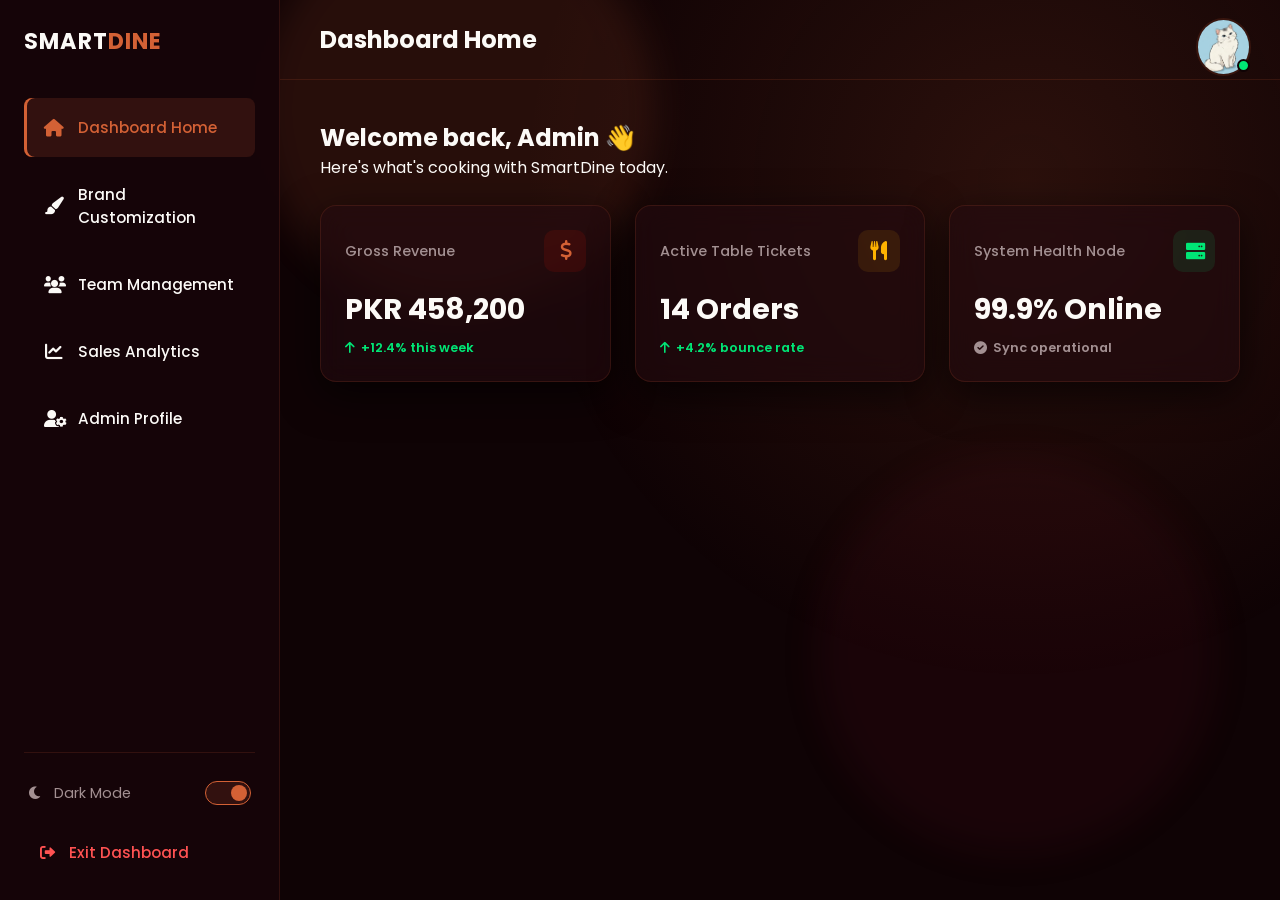
<file: admin1.html>
<!DOCTYPE html>
<html lang="en">

<head>
    <meta charset="UTF-8">
    <meta name="viewport" content="width=device-width, initial-scale=1.0">
    <title>SmartDine Management | Admin Dashboard Portal</title>
    <link rel="stylesheet" href="admin1.css">
    <link rel="stylesheet" href="https://cdnjs.cloudflare.com/ajax/libs/font-awesome/6.0.0/css/all.min.css">
</head>

<body data-theme="dark">

    <div class="dashboard-bg"></div>
    <div class="bg-glow-sphere glow-terracotta"></div>
    <div class="bg-glow-sphere glow-lavender"></div>

    <main class="dashboard-master-wrapper">

        <aside id="sidebar" class="sidebar-navigation-drawer">
            <div class="sidebar-header">
                <h2>SMART<span>DINE</span></h2>
                <button id="close-sidebar" class="close-sidebar-btn" aria-label="Close Sidebar">&times;</button>
            </div>

            <ul class="sidebar-links-list">
                <li>
                    <a href="#" class="nav-link active" data-target="dash-home">
                        <i class="fas fa-home"></i> <span>Dashboard Home</span>
                    </a>
                </li>
                <li>
                    <a href="#" class="nav-link" data-target="brand-custom">
                        <i class="fas fa-paint-brush"></i> <span>Brand Customization</span>
                    </a>
                </li>
                <li>
                    <a href="#" class="nav-link" data-target="team-manage">
                        <i class="fas fa-users"></i> <span>Team Management</span>
                    </a>
                </li>
                <li>
                    <a href="#" class="nav-link" data-target="sales-analytics">
                        <i class="fas fa-chart-line"></i> <span>Sales Analytics</span>
                    </a>
                </li>
                <li>
                    <a href="#" class="nav-link" data-target="admin-profile">
                        <i class="fas fa-user-cog"></i> <span>Admin Profile</span>
                    </a>
                </li>
            </ul>

            <div class="sidebar-footer-utilities">
                <div class="theme-switch-row">
                    <div class="theme-label-block">
                        <i class="fas fa-moon" id="theme-mode-icon"></i>
                        <span id="theme-mode-text">Dark Mode</span>
                    </div>
                    <label class="toggle-switch-shell">
                        <input type="checkbox" id="theme-toggle-checkbox" checked>
                        <span class="toggle-slider-knob"></span>
                    </label>
                </div>

                <a href="#" class="logout-action-link" id="admin-logout-trigger">
                    <i class="fas fa-sign-out-alt"></i>
                    <span>Exit Dashboard</span>
                </a>
            </div>
        </aside>

        <div class="main-content-workspace">

            <header class="top-bar-navigation">
                <button id="menu-toggle" class="menu-hamburger-btn" aria-label="Open Navigation">
                    <i class="fas fa-bars"></i>
                </button>
                <h1 id="workspace-view-title">Dashboard Home</h1>
                <div class="admin-avatar-badge">
                    <img src="cato1.jpeg" alt="Admin Profile">
                    <div class="avatar-status-dot"></div>
                </div>
            </header>

            <div class="workspace-viewport-pane">
                <div class="workspace-heading">
                    <h2>Welcome back, Admin 👋</h2>
                    <p>Here's what's cooking with SmartDine today.</p><br>
                </div>

                <section id="dash-home" class="tab-content active-viewport-section">
                    <div class="stats-grid-row">
                        <div class="metric-card-widget">
                            <div class="metric-header">
                                <span class="metric-title">Gross Revenue</span>
                                <i class="fas fa-dollar-sign icon-box terracotta-glow"></i>
                            </div>
                            <div class="metric-value">PKR 458,200</div>
                            <span class="metric-trend up-trend"><i class="fas fa-arrow-up"></i> +12.4% this week</span>
                        </div>
                        <div class="metric-card-widget">
                            <div class="metric-header">
                                <span class="metric-title">Active Table Tickets</span>
                                <i class="fas fa-utensils icon-box amber-glow"></i>
                            </div>
                            <div class="metric-value">14 Orders</div>
                            <span class="metric-trend up-trend"><i class="fas fa-arrow-up"></i> +4.2% bounce rate</span>
                        </div>
                        <div class="metric-card-widget">
                            <div class="metric-header">
                                <span class="metric-title">System Health Node</span>
                                <i class="fas fa-server icon-box green-glow"></i>
                            </div>
                            <div class="metric-value">99.9% Online</div>
                            <span class="metric-trend steady-trend"><i class="fas fa-check-circle"></i> Sync
                                operational</span>
                        </div>
                    </div>
                </section>

                <section id="brand-custom" class="tab-content">
                    <div class="customization-split-grid">
                        <div class="admin-form-card">
                            <h3>Brand Parameters Configuration</h3>
                            <p class="section-descriptor-text">Update global theme variables dynamically across live
                                menus.</p>

                            <form id="brand-settings-form" class="standard-form-layout">
                                <div class="form-input-group">
                                    <label for="input-name">Restaurant Corporate Title</label>
                                    <input type="text" id="input-name" placeholder="e.g. The Royal Palate">
                                </div>
                                <div class="form-input-group">
                                    <label for="input-color">Brand Signature Accent Color</label>
                                    <input type="color" id="input-color" value="#FFD700">
                                </div>
                                <div class="form-input-group">
                                    <label for="input-layout">Menu Catalog Grid Column Density</label>
                                    <select id="input-layout">
                                        <option value="grid">Density Focused Matrix (2-Column Grid)</option>
                                        <option value="list">Single Line Rows (List Presentation)</option>
                                    </select>
                                </div>
                                <button type="button" class="form-action-submit-btn ">Apply Brand Settings</button>
                            </form>
                        </div>

                        <div class="preview-device-mockup">
                            <div class="mockup-header-nav" id="preview-nav">
                                <span id="preview-logo-text">The Royal Palate</span>
                                <i class="fas fa-shopping-basket"></i>
                            </div>
                            <div class="mockup-viewport-body">
                                <p class="mockup-hint-label">Dynamic Sandbox Realtime Layout Viewport</p>
                                <div id="preview-menu-container" class="preview-grid-density">
                                </div>
                            </div>
                        </div>
                    </div>
                </section>

                <section id="team-manage" class="tab-content">
                    <div class="admin-table-card">
                        <div class="table-card-header">
                            <h3>Operational Team Registry</h3>
                        </div>
                        <div class="table-responsive-scroller">
                            <table class="dashboard-data-table">
                                <thead>
                                    <tr>
                                        <th>Staff Member</th>
                                        <th>Functional Access Level</th>
                                        <th>Performance Index</th>
                                    </tr>
                                </thead>
                                <tbody>
                                    <tr>
                                        <td>Asif Khan</td>
                                        <td><span class="access-pill role-admin">Executive Administrator</span></td>
                                        <td class="metrics-indicator-positive">94.8% Active Efficiency</td>
                                    </tr>
                                    <tr>
                                        <td>Zainab Ahmed</td>
                                        <td><span class="access-pill role-chef">Kitchen Head Coordinator</span></td>
                                        <td class="metrics-indicator-positive">98.2% Accuracy Rating</td>
                                    </tr>
                                </tbody>
                            </table>
                        </div>
                    </div>
                </section>

                <section id="sales-analytics" class="tab-content">
                    <div class="admin-table-card">
                        <div class="table-card-header">
                            <h3>Live Financial Settlement Ledger</h3>
                        </div>
                        <div class="table-responsive-scroller">
                            <table class="dashboard-data-table">
                                <thead>
                                    <tr>
                                        <th>Transaction Reference</th>
                                        <th>Table Context Destination</th>
                                        <th>Total Settled Amount</th>
                                        <th>Payment Settlement Core</th>
                                        <th>Gateway Status</th>
                                    </tr>
                                </thead>
                                <tbody>
                                    <tr>
                                        <td>#TXN-40892</td>
                                        <td>BYOD-Table #04</td>
                                        <td class="weight-bold">PKR 3,450</td>
                                        <td>Cash Payment Registry</td>
                                        <td><span class="status-pill state-settled">Settled</span></td>
                                    </tr>
                                    <tr>
                                        <td>#TXN-40893</td>
                                        <td>Online Delivery Node</td>
                                        <td class="weight-bold">PKR 1,650</td>
                                        <td>Digital Cloud Wallet</td>
                                        <td><span class="status-pill state-settled">Settled</span></td>
                                    </tr>
                                </tbody>
                            </table>
                        </div>
                    </div>
                </section>

                <section id="admin-profile" class="tab-content">
                    <div class="admin-form-card max-width-form-constrain">
                        <h3>Identity Profile Account Management</h3>
                        <p class="section-descriptor-text">Modify security keys and cryptographic authentication
                            parameters below.</p>

                        <form id="profile-management-form" class="standard-form-layout">
                            <div class="form-input-group">
                                <label for="full-name">Master Administrator Full Name</label>
                                <input type="text" id="full-name" placeholder="e.g. Master Admin Console">
                            </div>
                            <div class="form-input-group">
                                <label for="admin-email">Corporate Email Link Node</label>
                                <input type="email" id="admin-email" placeholder="admin@smartdine.com">
                            </div>
                            <div class="form-input-group">
                                <label for="admin-pass">Secure Access Passphrase Key</label>
                                <input type="password" id="admin-pass" placeholder="••••••••••••••••">
                            </div>
                            <button type="button" class="form-action-submit-btn alternate-color-btn">Update Profile
                                Matrix</button>
                        </form>
                    </div>
                </section>

            </div>
        </div>
    </main>

    <script src="admin1.js"></script>
</body>

</html>
</file>
<file: admin1.css>
@import url('https://fonts.googleapis.com/css2?family=Poppins:ital,wght@0,100;0,200;0,300;0,400;0,500;0,600;0,700;0,800;0,900;1,100;1,200;1,300;1,400;1,500;1,600;1,700;1,800;1,900&display=swap');


/* ==========================================================================
   --- 1. CENTRAL VARIABLE CONFIGURATION & THEME REGISTRIES ---
   ========================================================================== */
:root,
body[data-theme="dark"] {
    /* Baseline Canvases - Sourced from a darkened mix of your signature maroon */
    --bg-canvas: #0f0305;
    --bg-surface: rgba(36, 10, 16, 0.6);
    --bg-surface-solid: #1d070b;
    --bg-sidebar: rgba(22, 5, 9, 0.96);
    --border-subtle: rgba(211, 97, 53, 0.15);
    /* Tinted with your secondary orange */

    /* Typography Matrix */
    --text-main: #fcfaf7;
    /* Off-white cream text */
    --text-muted: #a39092;

    /* Brand Accent Alignment */
    --primary-accent: #d36135;
    /* Your signature burnt orange pop */
    --primary-accent-glow: rgba(211, 97, 53, 0.15);
    --secondary-pop: #6b1426;
    /* Your primary royal maroon accent */
    --card-shadow: 0 12px 40px rgba(0, 0, 0, 0.65);
    --glass-blur: blur(14px);

    /* Administrative System Status Flags */
    --state-success: #00e676;
    --state-pending: #ffea00;
}

body[data-theme="light"] {
    /* Baseline Canvases - Sourced directly from your menu.html cream background variables */
    --bg-canvas: #fdfbf7;
    /* Exact matching customer backdrop cream */
    --bg-surface: rgba(255, 255, 255, 0.82);
    --bg-surface-solid: #ffffff;
    --bg-sidebar: rgba(245, 240, 230, 0.98);
    /* Warmer cream-stone drawer */
    --border-subtle: rgba(107, 20, 38, 0.08);
    /* Tinted with your signature maroon border */

    /* Typography Matrix */
    --text-main: #1a1112;
    /* Charcoal ink text matching your customer layout */
    --text-muted: #786f6f;

    /* Brand Accent Alignment */
    --primary-accent: #6b1426;
    /* Shift primary accent to your signature maroon for light visibility */
    --primary-accent-glow: rgba(107, 20, 38, 0.08);
    --secondary-pop: #d36135;
    /* Shift secondary to burnt orange */
    --card-shadow: 0 12px 35px rgba(107, 20, 38, 0.06);
    --glass-blur: blur(10px);

    /* Administrative System Status Flags */
    --state-success: #2e7d32;
    --state-pending: #f57f17;
}

/* Base Global Standardizations */
* {
    box-sizing: border-box;
    margin: 0;
    padding: 0;
    transition: background-color 0.3s ease, border-color 0.3s ease, color 0.2s ease;
}

body {
    font-family: 'Poppins', sans-serif;
    background-color: var(--bg-canvas);
    color: var(--text-main);
    min-height: 100vh;
    overflow-x: hidden;
}

/* ==========================================================================
   --- 2. AMBIENT BACKDROP VISUAL GENERATORS ---
   ========================================================================== */
.dashboard-bg {
    position: fixed;
    top: 0;
    left: 0;
    width: 100%;
    height: 100%;
    background-image: radial-gradient(circle at 80% 20%, var(--primary-accent-glow), transparent 40%);
    z-index: -2;
}

.bg-glow-sphere {
    position: fixed;
    width: 400px;
    height: 400px;
    border-radius: 50%;
    filter: blur(18px);
    opacity: 0.12;
    z-index: -1;
    pointer-events: none;
}

.glow-terracotta {
    top: -10%;
    left: 20%;
    background: var(--primary-accent);
}

.glow-lavender {
    bottom: 5%;
    right: 5%;
    background: var(--secondary-pop);
}

/* Master Layout Framework */
.dashboard-master-wrapper {
    display: flex;
    width: 100%;
    min-height: 100vh;
}

/* ==========================================================================
   --- 3. MODULAR SIDEBAR NAVIGATION MECHANICS ---
   ========================================================================== */
.sidebar-navigation-drawer {
    width: 280px;
    background: var(--bg-sidebar);
    border-right: 1px solid var(--border-subtle);
    padding: 24px;
    display: flex;
    flex-direction: column;
    backdrop-filter: var(--glass-blur);
    z-index: 100;
    flex-shrink: 0;
}

.sidebar-header {
    display: flex;
    justify-content: space-between;
    align-items: center;
    margin-bottom: 40px;
}

.sidebar-header h2 {
    font-size: 1.4rem;
    font-weight: 700;
    letter-spacing: 1px;
}

.sidebar-header h2 span {
    color: var(--primary-accent);
}

.close-sidebar-btn {
    display: none;
    background: none;
    border: none;
    color: var(--text-main);
    font-size: 2rem;
    cursor: pointer;
}

.sidebar-links-list {
    list-style: none;
    flex-grow: 1;
}

.sidebar-links-list li {
    margin-bottom: 8px;
}

.nav-link {
    display: flex;
    align-items: center;
    gap: 14px;
    padding: 18px 20px;
    color: var(--text-main);
    text-decoration: none;
    font-size: 0.95rem;
    font-weight: 500;
    border-radius: 8px;
}

.nav-link i {
    font-size: 1.1rem;
    width: 20px;
    text-align: center;
}

.nav-link:hover,
.nav-link.active {
    color: var(--primary-accent);
    background: var(--primary-accent-glow);
    box-shadow: inset 3px 0 0 var(--primary-accent);
}

/* Lower Sidebar Utilities & Theme Toggle */
.sidebar-footer-utilities {
    border-top: 1px solid var(--border-subtle);
    padding-top: 20px;
    display: flex;
    flex-direction: column;
    gap: 16px;
}

.theme-switch-row {
    display: flex;
    align-items: center;
    justify-content: space-between;
    padding: 8px 4px;
}

.theme-label-block {
    display: flex;
    align-items: center;
    gap: 12px;
    font-size: 0.9rem;
    color: var(--text-muted);
}

.toggle-switch-shell {
    position: relative;
    display: inline-block;
    width: 46px;
    height: 24px;
}

.toggle-switch-shell input {
    opacity: 0;
    width: 0;
    height: 0;
}

.toggle-slider-knob {
    position: absolute;
    cursor: pointer;
    top: 0;
    left: 0;
    right: 0;
    bottom: 0;
    background-color: var(--border-subtle);
    border: 1px solid var(--border-subtle);
    border-radius: 34px;
}

.toggle-slider-knob:before {
    position: absolute;
    content: "";
    height: 16px;
    width: 16px;
    left: 3px;
    bottom: 3px;
    background-color: var(--text-main);
    border-radius: 50%;
    transition: 0.2s cubic-bezier(0.4, 0, 0.2, 1);
}

input:checked+.toggle-slider-knob {
    background-color: var(--primary-accent-glow);
    border-color: var(--primary-accent);
}

input:checked+.toggle-slider-knob:before {
    transform: translateX(22px);
    background-color: var(--primary-accent);
}

.logout-action-link {
    display: flex;
    align-items: center;
    gap: 14px;
    padding: 12px 16px;
    color: #ff5252;
    text-decoration: none;
    font-size: 0.95rem;
    font-weight: 500;
    border-radius: 8px;
}

.logout-action-link:hover {
    background: rgba(255, 82, 82, 0.1);
}

/* ==========================================================================
   --- 4. WORKSPACE PLATFORM & APP HEADER BAR ---
   ========================================================================== */
.main-content-workspace {
    flex-grow: 1;
    display: flex;
    flex-direction: column;
    min-width: 0;
    /* Prevents layout bursting */
}

.top-bar-navigation {
    height: 80px;
    display: flex;
    align-items: center;
    justify-content: space-between;
    padding: 0 40px;
    border-bottom: 1px solid var(--border-subtle);
}

.menu-hamburger-btn {
    display: none;
    background: none;
    border: none;
    color: var(--text-main);
    font-size: 1.4rem;
    cursor: pointer;
}

.top-bar-navigation h1 {
    font-size: 1.5rem;
    font-weight: bold;
}

.admin-avatar-badge {
    position: relative;
    width: 44px;
    height: 44px;
}

.admin-avatar-badge img {
    /* width: 100%; */
    height: 132%;
    border-radius: 50%;
    object-fit: cover;
    border: 2px solid var(--border-subtle);
}

.avatar-status-dot {
    position: absolute;
    bottom: -10px;
    left: 41px;
    /* right: 2px; */
    width: 13px;
    height: 13px;
    background-color: var(--state-success);
    border-radius: 50%;
    border: 2px solid var(--bg-canvas);
}

/* Workspace Views Base Card Panels */
.workspace-viewport-pane {
    padding: 40px;
    flex-grow: 1;
    overflow-y: auto;
}

.tab-content {
    display: none;
}

.tab-content.active-viewport-section {
    display: block;
    animation: fadeInPane 0.4s ease forwards;
}

@keyframes fadeInPane {
    from {
        opacity: 0;
        transform: translateY(8px);
    }

    to {
        opacity: 1;
        transform: translateY(0);
    }
}

/* ==========================================================================
   --- 5. DASHBOARD STATS OVERVIEW CARDS ---
   ========================================================================== */
.stats-grid-row {
    display: grid;
    grid-template-columns: repeat(auto-fit, minmax(280px, 1fr));
    gap: 24px;
    margin-bottom: 32px;
}

.metric-card-widget {
    background: var(--bg-surface);
    backdrop-filter: var(--glass-blur);
    border: 1px solid var(--border-subtle);
    padding: 24px;
    border-radius: 16px;
    box-shadow: var(--card-shadow);
}


.metric-header {
    display: flex;
    justify-content: space-between;
    align-items: center;
    margin-bottom: 16px;
}

.metric-title {
    font-size: 0.9rem;
    font-weight: 500;
    color: var(--text-muted);
}

.icon-box {
    width: 42px;
    height: 42px;
    border-radius: 10px;
    display: flex;
    justify-content: center;
    align-items: center;
    font-size: 1.2rem;
}

.terracotta-glow {
    background: rgb(255 26 0 / 10%);
    color: var(--primary-accent);
    padding-top: 11px;
    padding-left: 16px;
}

.amber-glow {
    background: rgba(255, 179, 0, 0.1);
    color: #ffb300;
    padding-top: 11px;
    padding-left: 12px;
}

.green-glow {
    background: rgba(0, 230, 118, 0.1);
    color: var(--state-success);
    padding-top: 11px;
    padding-left: 13px;
}

.metric-value {
    font-size: 1.8rem;
    font-weight: 700;
    margin-bottom: 8px;
}

.metric-trend {
    font-size: 0.8rem;
    font-weight: 600;
    display: flex;
    align-items: center;
    gap: 6px;
}

.up-trend {
    color: var(--state-success);
}

.steady-trend {
    color: var(--text-muted);
}

/* ==========================================================================
   --- 6. BRAND CUSTOMIZATION SANDBOX VIEW ---
   ========================================================================== */
.customization-split-grid {
    display: grid;
    grid-template-columns: 1fr 1fr;
    gap: 40px;
    align-items: start;
}

.admin-form-card {
    background: var(--bg-surface);
    border: 1px solid var(--border-subtle);
    backdrop-filter: var(--glass-blur);
    padding: 32px;
    border-radius: 16px;
    box-shadow: var(--card-shadow);
}

.admin-form-card h3 {
    margin-bottom: 8px;
    font-size: 1.25rem;
}

.section-descriptor-text {
    font-size: 0.85rem;
    color: var(--text-muted);
    margin-bottom: 24px;
}

.standard-form-layout {
    display: flex;
    flex-direction: column;
    gap: 20px;
}

.form-input-group {
    display: flex;
    flex-direction: column;
    gap: 8px;
}

.form-input-group label {
    font-size: 0.85rem;
    font-weight: 500;
    color: var(--text-muted);
}

.form-input-group input[type="text"],
.form-input-group input[type="email"],
.form-input-group input[type="password"],
.form-input-group select {
    background: rgba(0, 0, 0, 0.15);
    border: 1px solid var(--border-subtle);
    padding: 12px 16px;
    border-radius: 8px;
    color: var(--text-main);
    font-family: inherit;
    font-size: 0.9rem;
    outline: none;
}

body[data-theme="light"] .form-input-group input[type="text"],
body[data-theme="light"] .form-input-group input[type="email"],
body[data-theme="light"] .form-input-group input[type="password"],
body[data-theme="light"] .form-input-group select {
    background: rgba(255, 255, 255, 0.6);
}

.form-input-group input:focus,
.form-input-group select:focus {
    border-color: var(--primary-accent);
}

.form-input-group input[type="color"] {
    -webkit-appearance: none;
    border: none;
    width: 60px;
    height: 40px;
    border-radius: 6px;
    cursor: pointer;
    background: transparent;
}

.form-input-group input[type="color"]::-webkit-color-swatch-wrapper {
    padding: 0;
}

.form-input-group input[type="color"]::-webkit-color-swatch {
    border: 1px solid var(--border-subtle);
    border-radius: 6px;
}

.form-action-submit-btn {
    background: var(--secondary-pop);
    color: white;
    border: none;
    padding: 14px;
    border-radius: 8px;
    font-family: 'Poppins';
    font-weight: 600;
    cursor: pointer;
    margin-top: 10px;
}

.form-action-submit-btn.alternate-color-btn {
    background: var(--secondary-pop);
}

/* Real-time Visual Device Mockup Sandbox */
.preview-device-mockup {
    background: var(--bg-surface-solid);
    border: 12px solid var(--border-subtle);
    border-radius: 32px;
    height: 560px;
    display: flex;
    flex-direction: column;
    overflow: hidden;
    box-shadow: var(--card-shadow);
}

.mockup-header-nav {
    height: 54px;
    display: flex;
    align-items: center;
    justify-content: space-between;
    padding: 0 20px;
    background: var(--secondary-pop);
    color: white;
    font-weight: 700;
    font-family: 'Poppins';
}

.mockup-viewport-body {
    padding: 20px;
    flex-grow: 1;
    overflow-y: auto;
    display: flex;
    flex-direction: column;
}

.mockup-hint-label {
    font-size: 0.75rem;
    text-align: center;
    color: var(--text-muted);
    margin-bottom: 16px;
    text-transform: uppercase;
    letter-spacing: 0.5px;
}

/* Preview Rendering Layout Configurations dynamically handled */
#preview-menu-container {
    display: grid;
    gap: 12px;
}

.preview-grid-density {
    grid-template-columns: 1fr 1fr;
}

.preview-list-density {
    grid-template-columns: 1fr;
}

.sample-item {
    background: var(--bg-canvas);
    border: 1px solid var(--border-subtle);
    padding: 16px;
    border-radius: 12px;
    text-align: center;
}

.sample-item i {
    font-size: 1.5rem;
    color: var(--primary-accent);
    margin-bottom: 8px;
}

.sample-item h4 {
    font-size: 0.85rem;
    margin-bottom: 4px;
}

.sample-item p {
    font-size: 0.75rem;
    color: var(--text-muted);
}

/* ==========================================================================
   --- 7. DATA TABLES LEDGERS & REGISTRIES ---
   ========================================================================== */
.admin-table-card {
    background: var(--bg-surface);
    border: 1px solid var(--border-subtle);
    backdrop-filter: var(--glass-blur);
    border-radius: 16px;
    box-shadow: var(--card-shadow);
    overflow: hidden;
}

.table-card-header {
    padding: 24px 32px;
    border-bottom: 1px solid var(--border-subtle);
}

.table-responsive-scroller {
    overflow-x: auto;
}

.dashboard-data-table {
    width: 100%;
    border-collapse: collapse;
    text-align: left;
    font-size: 0.9rem;
}

.dashboard-data-table th,
.dashboard-data-table td {
    padding: 16px 32px;
    border-bottom: 1px solid var(--border-subtle);
}

.dashboard-data-table th {
    background: rgba(0, 0, 0, 0.08);
    border: 1px solid #786f6f5c;
    color: var(--text-muted);
    font-weight: 500;
}

.weight-bold {
    font-weight: 600;
}

.access-pill,
.status-pill {
    padding: 4px 10px;
    border-radius: 6px;
    font-size: 0.75rem;
    font-weight: 600;
}

.role-admin {
    background: rgba(0, 229, 255, 0.1);
    color: var(--primary-accent);
}

.role-chef {
    background: rgba(187, 134, 252, 0.1);
    color: var(--secondary-pop);
}

.state-settled {
    background: rgba(0, 230, 118, 0.1);
    color: var(--state-success);
}

.metrics-indicator-positive {
    color: var(--state-success);
    font-weight: 500;
}

.max-width-form-constrain {
    max-width: 600px;
}

/* ==========================================================================
   --- 8. RESPONSIVE DESIGN VIEWPORT QUERIES ---
   ========================================================================== */
@media (max-width: 1024px) {
    .customization-split-grid {
        grid-template-columns: 1fr;
    }
}

@media (max-width: 768px) {
    .sidebar-navigation-drawer {
        position: fixed;
        left: -280px;
        top: 0;
        bottom: 0;
        transition: left 0.3s cubic-bezier(0.4, 0, 0.2, 1);
    }

    .sidebar-navigation-drawer.active-drawer {
        left: 0;
    }

    .close-sidebar-btn,
    .menu-hamburger-btn {
        display: block;
    }

    .top-bar-navigation {
        padding: 0 24px;
    }
    .top-bar-navigation h1 {
        padding: 0 24px;
        line-height: 1.0
    }

    .workspace-viewport-pane {
        padding: 24px;
    }

    .dashboard-data-table th,
    .dashboard-data-table td {
        padding: 12px 20px;
    }
}
</file>
